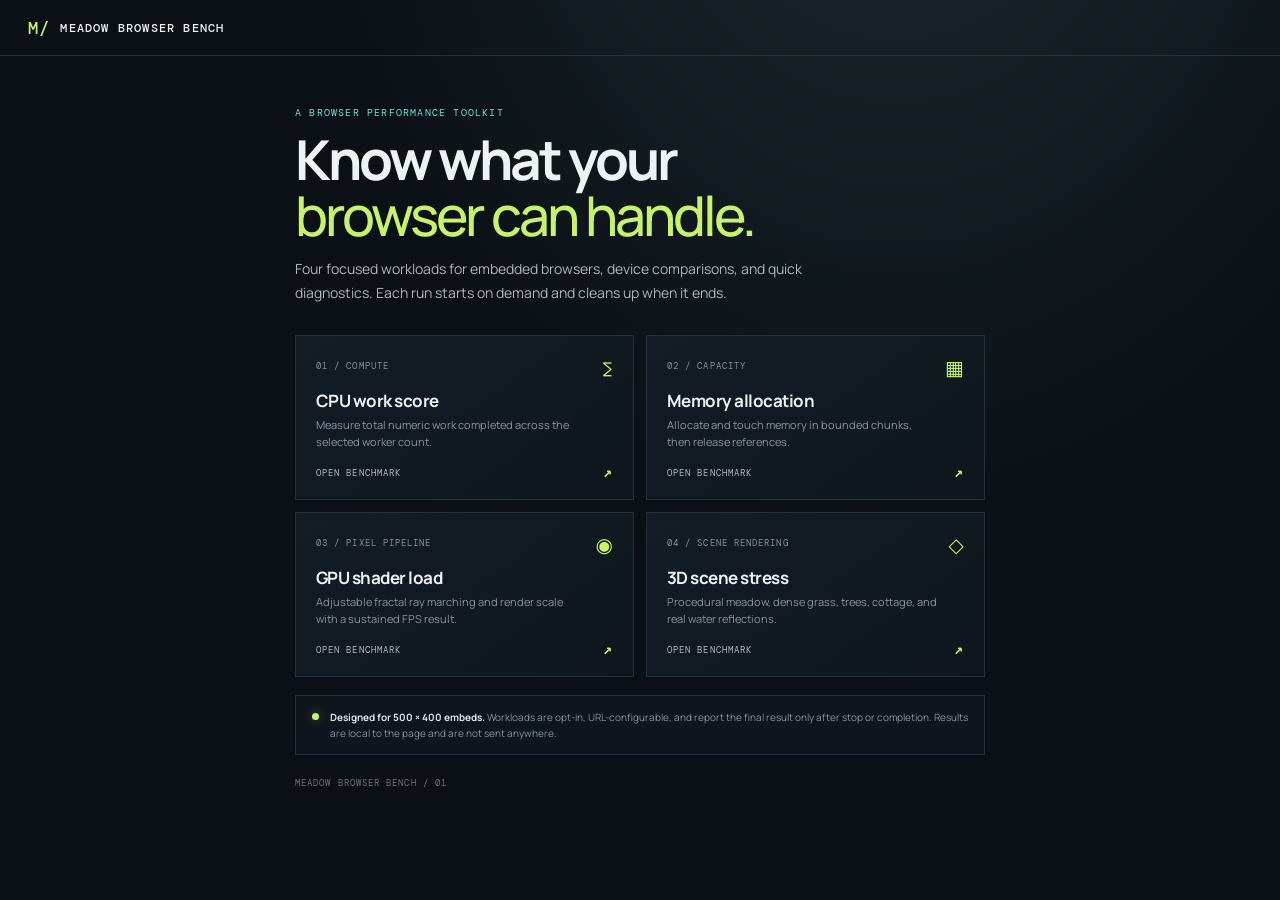
<file: index.html>
<!doctype html>
<html lang="en"><head><meta charset="utf-8"><meta name="viewport" content="width=device-width,initial-scale=1"><meta name="theme-color" content="#0b1016"><meta name="description" content="A compact suite for testing browser CPU, memory, GPU shader, and 3D performance."><title>Meadow Browser Bench — Browser stress & diagnostics</title><link rel="stylesheet" href="style.css?v=meadow-browser-bench-2026-11-05"></head>
<body class="home"><header class="topbar"><a class="brand" href="index.html"><span class="brand-mark">M/</span> MEADOW BROWSER BENCH</a></header>
<main class="shell"><section class="hero"><p class="eyebrow">A browser performance toolkit</p><h1>Know what your<br><em>browser can handle.</em></h1><p class="lede">Four focused workloads for embedded browsers, device comparisons, and quick diagnostics. Each run starts on demand and cleans up when it ends.</p></section>
<section class="bench-grid" aria-label="Benchmarks">
<a class="bench-card" href="cpu.html"><span class="card-index">01 / COMPUTE</span><span class="card-icon">∑</span><h2>CPU work score</h2><p>Measure total numeric work completed across the selected worker count.</p><span class="card-foot">OPEN BENCHMARK <b>↗</b></span></a>
<a class="bench-card" href="memory.html"><span class="card-index">02 / CAPACITY</span><span class="card-icon">▦</span><h2>Memory allocation</h2><p>Allocate and touch memory in bounded chunks, then release references.</p><span class="card-foot">OPEN BENCHMARK <b>↗</b></span></a>
<a class="bench-card" href="gpu.html"><span class="card-index">03 / PIXEL PIPELINE</span><span class="card-icon">◉</span><h2>GPU shader load</h2><p>Adjustable fractal ray marching and render scale with a sustained FPS result.</p><span class="card-foot">OPEN BENCHMARK <b>↗</b></span></a>
<a class="bench-card" href="3d.html"><span class="card-index">04 / SCENE RENDERING</span><span class="card-icon">◇</span><h2>3D scene stress</h2><p>Procedural meadow, dense grass, trees, cottage, and real water reflections.</p><span class="card-foot">OPEN BENCHMARK <b>↗</b></span></a>
</section>
<section class="note-panel"><span class="status-dot"></span><p><strong>Designed for 500 × 400 embeds.</strong> Workloads are opt-in, URL-configurable, and report the final result only after stop or completion. Results are local to the page and are not sent anywhere.</p></section>
<footer class="home-foot"><span>MEADOW BROWSER BENCH / 01</span></footer></main></body></html>
</file>
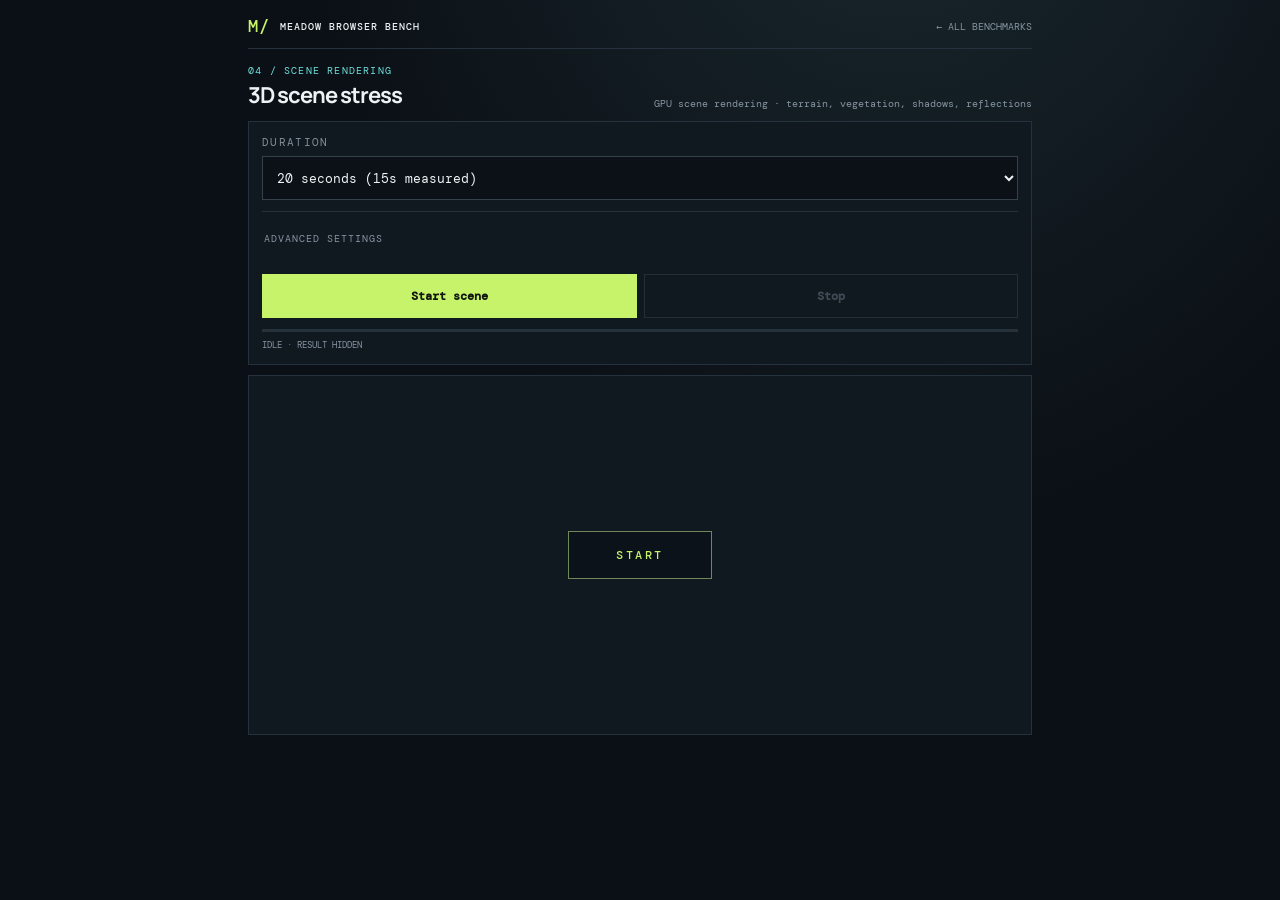
<file: 3d.html>
<!doctype html><html lang="en"><head><meta charset="utf-8"><meta name="viewport" content="width=device-width,initial-scale=1"><title>3D scene stress — Meadow Browser Bench</title><link rel="stylesheet" href="style.css?v=meadow-browser-bench-start-action-2026-11-05"></head><body data-bench="3d"><div id="app"></div><script src="meadow3d.js?v=meadow-browser-bench-start-action-2026-11-05" defer></script><script src="bench.js?v=meadow-browser-bench-start-action-2026-11-05" defer></script></body></html>
</file>
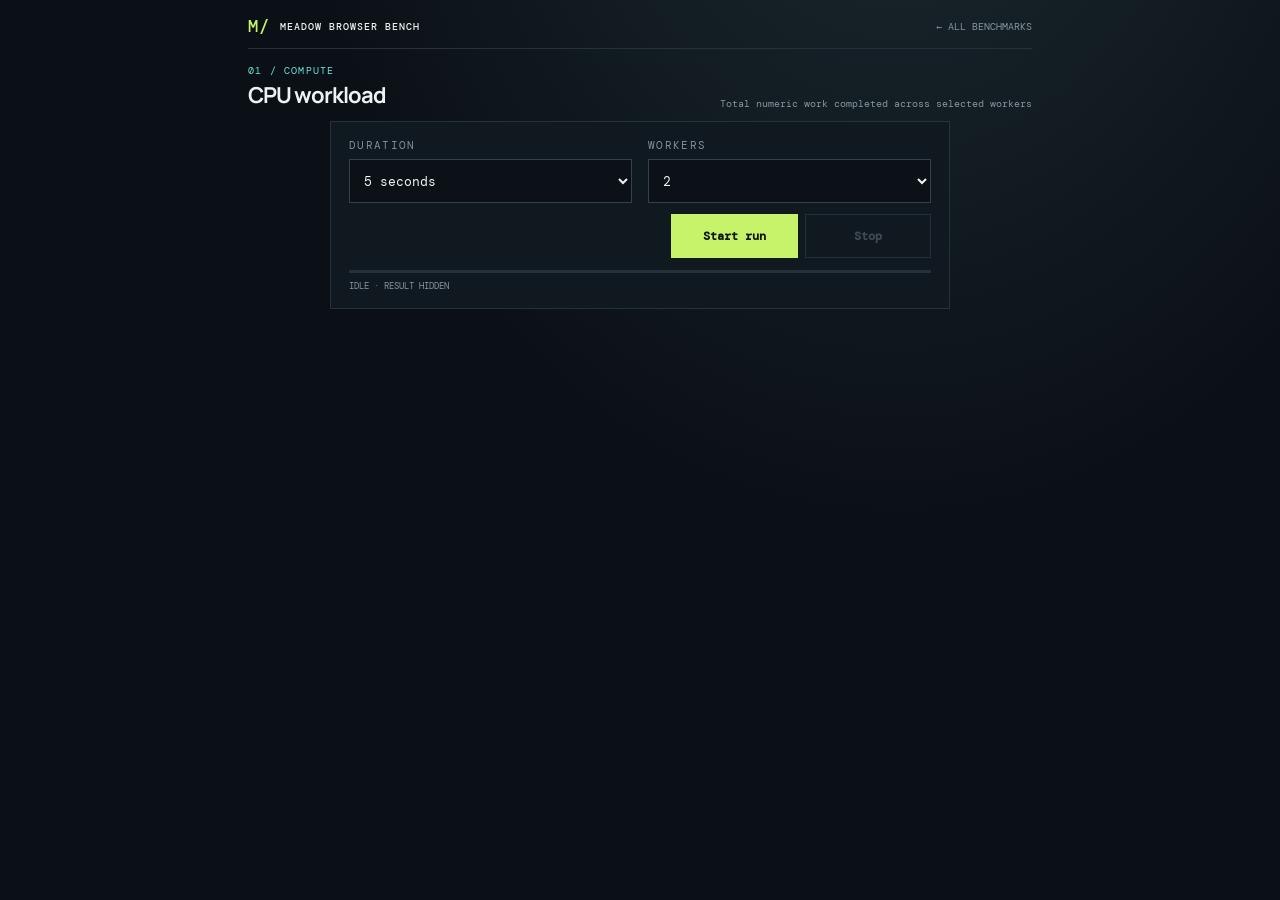
<file: cpu.html>
<!doctype html><html lang="en"><head><meta charset="utf-8"><meta name="viewport" content="width=device-width,initial-scale=1"><meta name="theme-color" content="#0b1016"><title>CPU work score — Meadow Browser Bench</title><link rel="stylesheet" href="style.css?v=meadow-browser-bench-start-action-2026-11-05"></head><body data-bench="cpu"><div id="app"></div><script src="bench.js?v=meadow-browser-bench-start-action-2026-11-05" defer></script></body></html>
</file>
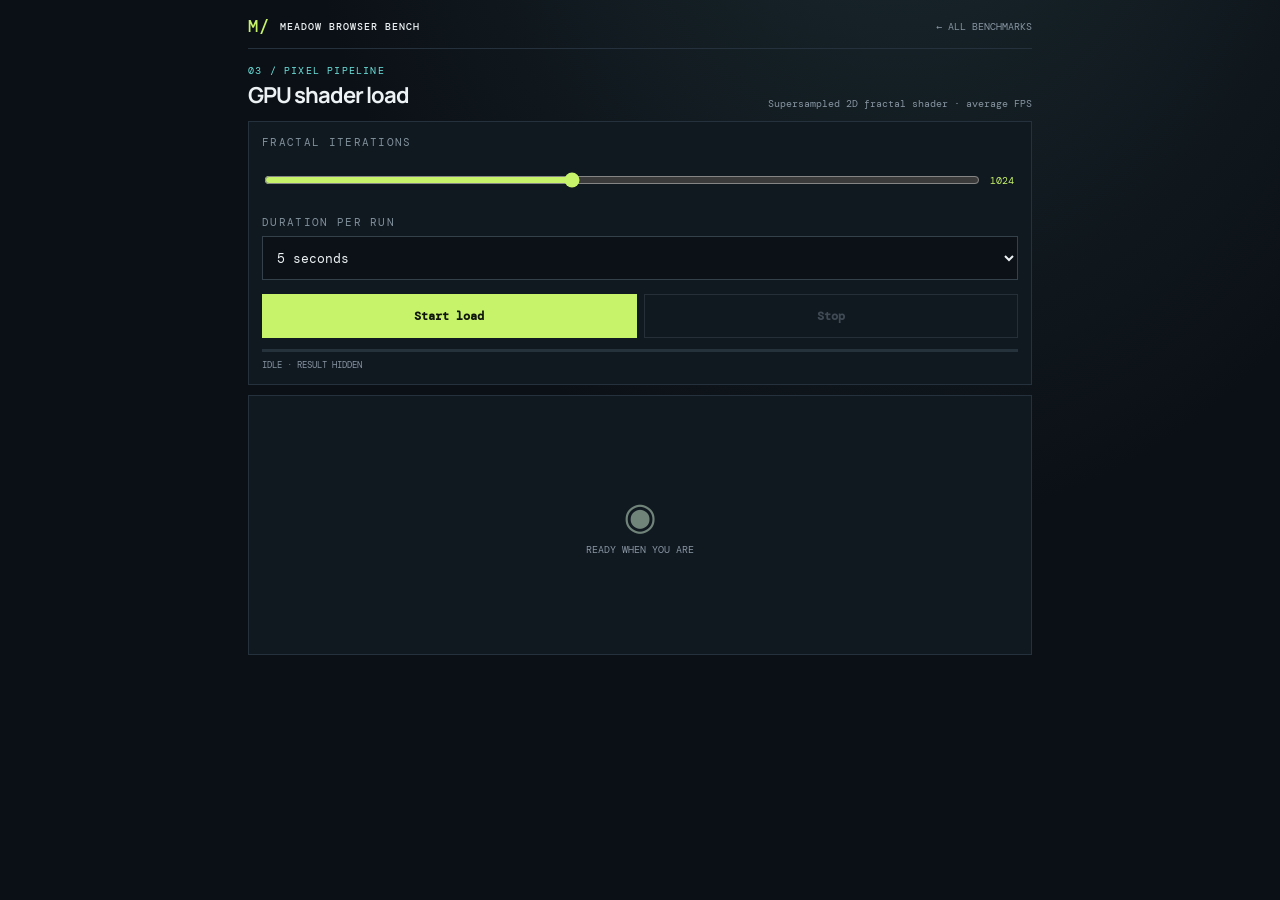
<file: gpu.html>
<!doctype html><html lang="en"><head><meta charset="utf-8"><meta name="viewport" content="width=device-width,initial-scale=1"><title>GPU shader load — Meadow Browser Bench</title><link rel="stylesheet" href="style.css?v=meadow-browser-bench-start-action-2026-11-05"></head><body data-bench="gpu"><div id="app"></div><script src="bench.js?v=meadow-browser-bench-start-action-2026-11-05" defer></script></body></html>
</file>
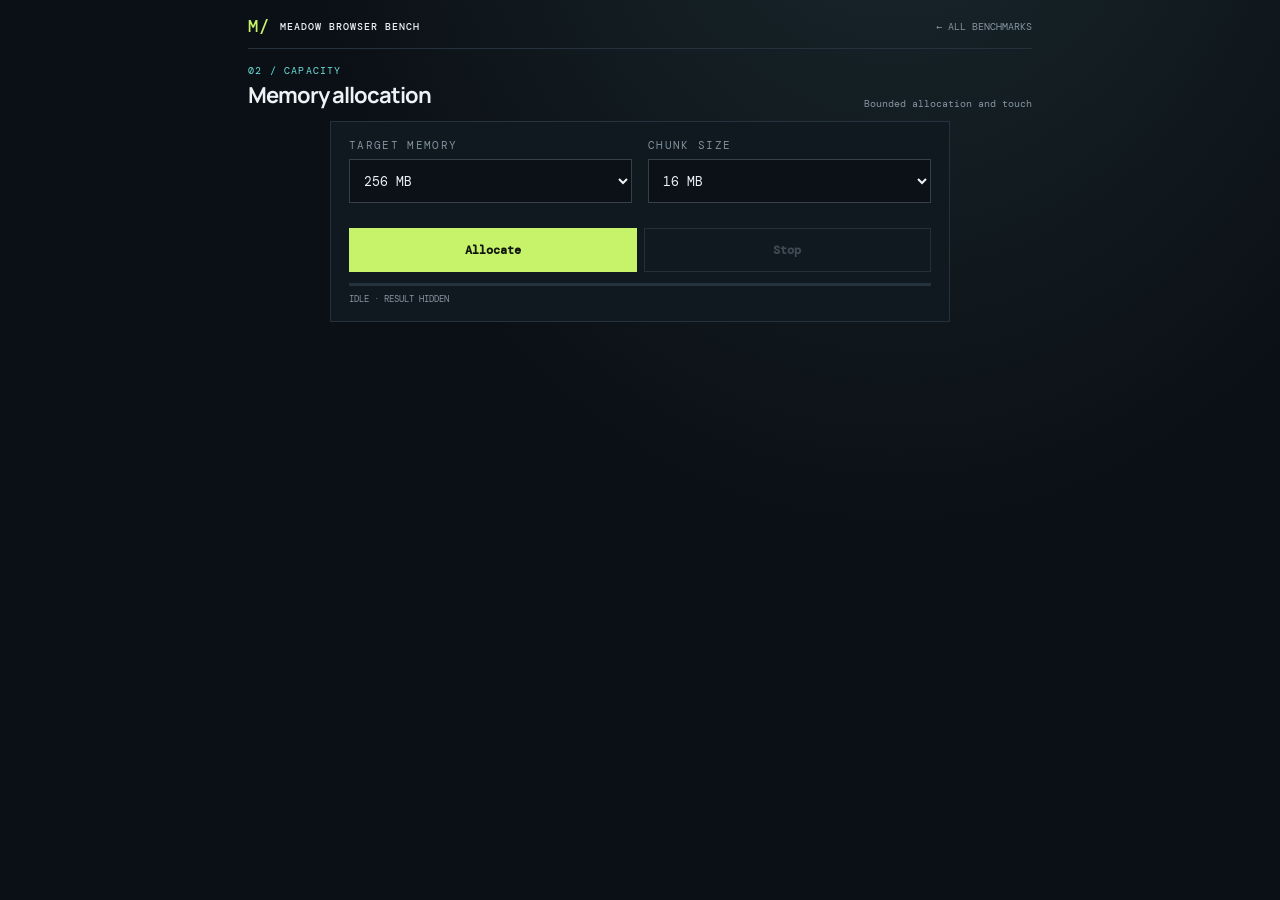
<file: memory.html>
<!doctype html><html lang="en"><head><meta charset="utf-8"><meta name="viewport" content="width=device-width,initial-scale=1"><title>Memory allocation — Meadow Browser Bench</title><link rel="stylesheet" href="style.css?v=meadow-browser-bench-start-action-2026-11-05"></head><body data-bench="memory"><div id="app"></div><script src="bench.js?v=meadow-browser-bench-start-action-2026-11-05" defer></script></body></html>
</file>
<file: style.css>
@import url('https://fonts.googleapis.com/css2?family=DM+Mono:wght@400;500&family=Manrope:wght@400;500;600;700;800&display=swap');
:root{color-scheme:dark;--bg:#0b1016;--panel:#111922;--line:#25313c;--muted:#8795a2;--text:#edf2f4;--lime:#c7f36b;--cyan:#6ce1db;--mono:'DM Mono',monospace;--sans:'Manrope',system-ui,sans-serif}*{box-sizing:border-box}body{margin:0;background:radial-gradient(ellipse at 70% -30%,#1b2b30 0,transparent 48%),var(--bg);color:var(--text);font:14px var(--sans);min-height:100vh}.topbar{height:56px;border-bottom:1px solid var(--line);display:flex;align-items:center;justify-content:space-between;padding:0 28px}.brand{text-decoration:none;color:var(--text);font:500 12px var(--mono);letter-spacing:.1em;display:flex;align-items:center;gap:10px}.brand-mark{color:var(--lime);font-weight:500;font-size:17px}.brand-sub,.build-tag{font:10px var(--mono);letter-spacing:.12em;color:var(--muted)}.shell{max-width:1060px;margin:auto;padding:40px 28px}.hero{max-width:690px;margin:0 auto 30px}.eyebrow,.card-index,.card-foot,.home-foot,.label,.eyebrow-sm{font:10px var(--mono);letter-spacing:.12em;text-transform:uppercase;color:var(--cyan)}.hero h1{font-size:clamp(32px,6vw,55px);letter-spacing:-.055em;line-height:1.02;margin:12px 0}.hero h1 em{font-weight:500;color:var(--lime);font-style:normal}.lede{font-size:14px;color:#aab5bd;line-height:1.7;max-width:580px}.bench-grid{max-width:690px;margin:auto;display:grid;grid-template-columns:1fr 1fr;gap:12px}.bench-card{position:relative;min-height:165px;padding:18px 20px 16px;background:linear-gradient(145deg,#121c25,#0f161d);border:1px solid var(--line);color:inherit;text-decoration:none;transition:border .16s,transform .16s}.bench-card:hover{border-color:#748b62;transform:translateY(-2px)}.card-index{color:#81919a;font-size:9px}.card-icon{float:right;color:var(--lime);font-size:20px}.bench-card h2{font-size:17px;margin:16px 0 4px;letter-spacing:-.03em}.bench-card p{font-size:11px;line-height:1.55;color:var(--muted);margin:0 0 17px;max-width:270px}.card-foot{display:flex;justify-content:space-between;color:#aeb9bf;font-size:9px}.card-foot b{font-size:15px;color:var(--lime);line-height:10px}.note-panel{max-width:690px;margin:18px auto 0;border:1px solid var(--line);background:#0e151c;padding:13px 16px;display:flex;gap:11px;align-items:flex-start}.note-panel p{margin:0;font-size:10px;line-height:1.6;color:var(--muted)}.note-panel strong{color:#dbe4e6}.status-dot{width:7px;height:7px;background:var(--lime);border-radius:50%;margin-top:4px;flex:none;box-shadow:0 0 12px #c7f36966}.home-foot{max-width:690px;margin:22px auto 0;display:flex;justify-content:space-between;color:#65737d;font-size:9px}.bench-shell{width:min(100%,820px);margin:auto;padding:15px 18px 18px}.bench-top{display:flex;align-items:center;justify-content:space-between;border-bottom:1px solid var(--line);padding:0 0 11px}.bench-top .brand{font-size:10px}.back-link{font:10px var(--mono);color:var(--muted);text-decoration:none}.bench-heading{display:flex;align-items:flex-end;justify-content:space-between;margin:15px 0 11px}.bench-heading h1{font-size:22px;letter-spacing:-.045em;margin:3px 0 0}.bench-heading p{color:var(--muted);font:10px var(--mono);margin:0}.bench-layout{display:grid;grid-template-columns:minmax(0,1fr) 180px;gap:12px}.work-panel,.control-panel{border:1px solid var(--line);background:#101820;min-height:205px}.work-panel{position:relative;overflow:hidden;display:flex;align-items:center;justify-content:center}.work-panel canvas{width:100%;height:100%;position:absolute;inset:0}.idle-state{text-align:center;z-index:1;pointer-events:none}.idle-symbol{font-size:38px;color:#71847a;line-height:1;margin-bottom:10px}.idle-state p{font:10px var(--mono);color:var(--muted);margin:0}.control-panel{padding:13px}.label{display:block;color:#80909b;font-size:9px;margin-bottom:5px}.field-row{margin-bottom:11px}.field-row select,.field-row input{width:100%;background:#0b1117;border:1px solid #34414a;color:var(--text);padding:7px 8px;font:11px var(--mono);border-radius:0}.range-wrap{display:flex;align-items:center;gap:8px}.range-wrap input{padding:0;accent-color:var(--lime)}.range-value{font:10px var(--mono);color:var(--lime);min-width:28px}.actions{display:flex;gap:7px;margin-top:14px}.button{border:1px solid var(--lime);background:var(--lime);color:#11170e;padding:9px 12px;font:600 10px var(--mono);cursor:pointer;flex:1}.button:hover{filter:brightness(1.08)}.button.secondary{background:transparent;color:var(--muted);border-color:#46535d}.button:disabled{opacity:.4;cursor:not-allowed}.progress-line{height:3px;background:#26323b;margin-top:11px;overflow:hidden}.progress-line span{display:block;height:100%;width:0;background:var(--lime);transition:width .15s}.runtime{font:9px var(--mono);color:var(--muted);margin-top:7px}.result-row{display:flex;justify-content:space-between;align-items:end;border-top:1px solid var(--line);margin-top:12px;padding-top:10px}.result-label{font:9px var(--mono);color:var(--muted);text-transform:uppercase}.result-value{font-size:19px;color:var(--lime);font-weight:700;letter-spacing:-.04em}.result-unit{font:9px var(--mono);color:var(--muted);margin-left:5px}.result-empty{font:10px var(--mono);color:#687782}.bench-foot{display:flex;justify-content:space-between;gap:16px;margin-top:10px;color:#71808a;font:9px var(--mono)}.bench-foot span:last-child{text-align:right}.metric-strip{position:absolute;left:10px;top:9px;z-index:2;font:9px var(--mono);color:#a6b8bb;background:#081016aa;padding:5px 7px}.hidden{display:none!important}@media(max-width:560px){.topbar{padding:0 15px}.brand-sub{display:none}.shell{padding:29px 16px}.hero{margin-bottom:22px}.bench-card{padding:14px;min-height:165px}.bench-card h2{font-size:15px}.card-index{font-size:8px}.bench-shell{padding:12px}.bench-heading h1{font-size:19px}.bench-heading p{font-size:8px}.bench-layout{grid-template-columns:minmax(0,1fr) 145px;gap:8px}.work-panel,.control-panel{min-height:210px}.control-panel{padding:10px 8px}.button{padding:8px 5px;font-size:9px}.bench-foot{font-size:8px}}@media(max-width:390px){.bench-layout{grid-template-columns:1fr}.work-panel{min-height:135px}.control-panel{min-height:unset}.control-panel .fields{display:grid;grid-template-columns:1fr 1fr;gap:0 8px}.actions{margin-top:5px}.result-row{margin-top:8px}.bench-heading p{display:none}}
body[data-bench="cpu"] .bench-layout{grid-template-columns:minmax(0,620px);justify-content:center}
body[data-bench="cpu"] .work-panel{display:none}
body[data-bench="cpu"] .control-panel{min-height:unset;padding:16px 18px}
body[data-bench="cpu"] .control-panel .fields{display:grid;grid-template-columns:1fr 1fr;gap:0 16px}
body[data-bench="cpu"] .field-row{margin-bottom:6px}
body[data-bench="cpu"] .actions{max-width:260px;margin:5px 0 0 auto}
body[data-bench="cpu"] .progress-line{margin-top:12px}
@media(max-width:390px){body[data-bench="cpu"] .bench-layout{grid-template-columns:1fr}body[data-bench="cpu"] .control-panel .fields{grid-template-columns:1fr 1fr}body[data-bench="cpu"] .control-panel{padding:12px}}
@media(max-width:560px){body[data-bench="gpu"] .bench-shell{padding:9px 12px 8px}body[data-bench="gpu"] .bench-top{padding-bottom:7px}body[data-bench="gpu"] .bench-heading{margin:8px 0 7px}body[data-bench="gpu"] .bench-layout{grid-template-columns:1fr;gap:6px}body[data-bench="gpu"] .work-panel{min-height:72px;height:72px}body[data-bench="gpu"] .control-panel{min-height:unset;padding:8px 10px}body[data-bench="gpu"] .control-panel .fields{display:grid;grid-template-columns:1fr 1fr 1fr;gap:0 9px}body[data-bench="gpu"] .field-row{margin-bottom:2px}body[data-bench="gpu"] .field-row select{padding:6px}body[data-bench="gpu"] .actions{max-width:230px;margin:2px 0 0 auto}body[data-bench="gpu"] .button{padding:7px 10px}body[data-bench="gpu"] .progress-line{margin-top:6px}body[data-bench="gpu"] .runtime{margin-top:4px}body[data-bench="gpu"] .result-row{margin-top:5px;padding-top:5px}body[data-bench="gpu"] .bench-foot{margin-top:5px}}
@media(max-width:390px){body[data-bench="gpu"] .work-panel{min-height:78px;height:78px}body[data-bench="gpu"] .control-panel .fields{grid-template-columns:1fr 1fr 1fr}body[data-bench="gpu"] .field-row select{padding:6px 3px;font-size:9px}}
body[data-bench="memory"] .bench-layout{grid-template-columns:minmax(0,620px);justify-content:center}
body[data-bench="memory"] .work-panel{display:none}
body[data-bench="memory"] .control-panel{min-height:unset;padding:16px 18px}
body[data-bench="memory"] .control-panel .fields{display:grid;grid-template-columns:1fr 1fr;gap:0 16px}
body[data-bench="memory"] .result-panel{max-width:620px;width:100%;margin:0 auto}
body[data-bench="cpu"] .result-panel{max-width:620px;width:100%;margin:0 auto}
.result-panel{display:none!important}
.result-panel.visible{display:flex!important}
body[data-bench="gpu"] .bench-layout,body[data-bench="3d"] .bench-layout{display:flex;flex-direction:column;gap:10px}
body[data-bench="gpu"] .control-panel,body[data-bench="3d"] .control-panel{order:1;min-height:unset}
body[data-bench="gpu"] .work-panel{order:2;min-height:190px;height:clamp(120px,36vw,260px)}body[data-bench="3d"] .work-panel{order:2;min-height:300px;height:clamp(240px,44vw,360px)}
body[data-bench="gpu"] .result-panel,body[data-bench="3d"] .result-panel{order:3;margin:0}
.work-panel.finished-hidden{display:none!important}
.label{font-size:11px;margin-bottom:7px}
.field-row select,.field-row input{font-size:13px;min-height:44px;padding:9px 10px}
.range-wrap input{padding:0}
.button{font-size:12px;min-height:44px;padding:10px 14px;touch-action:manipulation}
.result-row{align-items:center}
.result-label{font-size:11px}
.result-value{font-size:24px}
.result-unit{font-size:11px}
.result-empty{font-size:12px}
@media(max-width:560px){body[data-bench="gpu"] .bench-layout,body[data-bench="3d"] .bench-layout{gap:7px}body[data-bench="gpu"] .control-panel,body[data-bench="3d"] .control-panel{padding:9px 10px}body[data-bench="gpu"] .work-panel,body[data-bench="3d"] .work-panel{min-height:112px;height:112px}body[data-bench="gpu"] .control-panel .fields,body[data-bench="3d"] .control-panel .fields{display:grid;grid-template-columns:1fr 1fr;gap:0 10px}body[data-bench="gpu"] .field-row,body[data-bench="3d"] .field-row{margin-bottom:5px}body[data-bench="gpu"] .actions,body[data-bench="3d"] .actions{margin-top:4px}body[data-bench="gpu"] .progress-line,body[data-bench="3d"] .progress-line{margin-top:7px}body[data-bench="gpu"] .result-row,body[data-bench="3d"] .result-row{margin-top:6px;padding-top:6px}body[data-bench="memory"] .control-panel{padding:12px}body[data-bench="memory"] .control-panel .fields{gap:0 10px}}
@media(max-width:390px){body[data-bench="gpu"] .control-panel .fields{grid-template-columns:1fr 1fr 1fr}body[data-bench="gpu"] .field-row select{padding:8px 5px;font-size:11px}body[data-bench="gpu"] .work-panel,body[data-bench="3d"] .work-panel{height:96px;min-height:96px}body[data-bench="memory"] .control-panel .fields{grid-template-columns:1fr 1fr}}
body[data-bench="memory"] .work-panel{display:none!important}
body[data-bench="memory"] .bench-layout{grid-template-columns:minmax(0,620px);justify-content:center}
body[data-bench="memory"] .control-panel{min-height:unset}
#app.has-result .bench-layout{display:flex;flex-direction:column;gap:10px}
#app.has-result .result-panel{order:0;display:flex!important;align-items:center;justify-content:space-between;width:100%;min-height:130px;margin:0;padding:18px 24px;border:1px solid #35443d;background:radial-gradient(ellipse at 12% 50%,#1b3026 0,transparent 58%),#101820}
#app.has-result .result-row{width:100%;border:0;margin:0;padding:0}
#app.has-result .result-label{font-size:12px;color:#b3c6b2}
#app.has-result .result-value{font-size:clamp(48px,14vw,78px);line-height:1;letter-spacing:-.07em}
#app.has-result .result-unit{font-size:14px;color:#b5c6b4}
#app.has-result .control-panel{order:1;min-height:unset}
#app.has-result .progress-line,#app.has-result .runtime{display:none}
#app.has-result .actions{max-width:220px;margin:4px 0 0 auto}
#app.has-result #start{min-width:170px;flex:0 1 auto}
#app.has-result #start.secondary{background:transparent;color:#d4e4bd;border-color:#809466}
@media(max-width:560px){#app.has-result .bench-layout{gap:8px}#app.has-result .result-panel{min-height:112px;padding:14px 18px}#app.has-result .control-panel{padding:9px 10px}#app.has-result .result-value{font-size:clamp(46px,15vw,68px)}}
body[data-bench="3d"] .idle-state{padding:8px 12px;background:transparent}
body[data-bench="3d"] .idle-symbol{display:inline-block;margin:0;padding:12px 23px;border:1px solid #71865a;background:#0b1219;color:var(--lime);font:500 12px var(--mono);letter-spacing:.22em}
body[data-bench="3d"] .idle-state p{display:none}
@media(max-width:560px){body[data-bench="3d"] .bench-shell{padding:9px 12px 8px}body[data-bench="3d"] .bench-top{padding-bottom:7px}body[data-bench="3d"] .bench-heading{margin:8px 0 7px}body[data-bench="3d"] .work-panel{height:150px;min-height:150px}body[data-bench="3d"] .bench-foot{display:none}}
@media(min-width:441px) and (max-width:560px){body[data-bench="3d"] .control-panel .fields{grid-template-columns:repeat(3,minmax(0,1fr));gap:0 8px}}
@media(max-width:390px){body[data-bench="3d"] .work-panel{height:136px;min-height:136px}}

@media(max-width:560px){body[data-bench="3d"] .bench-shell{padding:0 10px 2px}body[data-bench="3d"] .bench-top{padding-bottom:1px}body[data-bench="3d"] .bench-heading{margin:2px 0 2px}body[data-bench="3d"] .bench-layout{gap:5px}body[data-bench="3d"] .bench-heading h1{font-size:19px}body[data-bench="3d"] .bench-heading p{font-size:9px}body[data-bench="3d"] .control-panel{padding:3px 8px}body[data-bench="3d"] .field-row{margin-bottom:1px}body[data-bench="3d"] .label{font-size:8px;letter-spacing:.07em;margin-bottom:2px}body[data-bench="3d"] .actions{margin-top:2px}body[data-bench="3d"] .progress-line{margin-top:5px}body[data-bench="3d"] .runtime{margin-top:4px}body[data-bench="3d"] .work-panel{height:168px;min-height:168px}body[data-bench="3d"] #app.has-result .bench-layout{gap:6px}body[data-bench="3d"] #app.has-result .result-panel{min-height:78px;padding:6px 12px}body[data-bench="3d"] #app.has-result .result-value{font-size:clamp(42px,12vw,56px)}}
@media(min-width:441px) and (max-width:560px){body[data-bench="3d"] .work-panel{height:184px;min-height:184px}}
@media(max-width:440px){body[data-bench="3d"] .work-panel{height:126px;min-height:126px}}

/* In a 500 × 400 embed, transfer compact status space to the actual scene. */
@media(min-width:441px) and (max-width:560px){body[data-bench="3d"] .bench-heading p,body[data-bench="3d"] .runtime{display:none}body[data-bench="3d"] .work-panel{height:200px;min-height:200px}}

.field-row select:disabled,.field-row input:disabled{opacity:.55;cursor:not-allowed}
body[data-bench="3d"] #metrics{display:none!important}
body[data-bench="3d"] #diagnostics{order:4;width:100%;border:1px solid var(--line);background:#101820;color:var(--muted);font:11px var(--mono);padding:10px 12px}
body[data-bench="3d"] #diagnostics summary{color:#b8c5c9;cursor:pointer;min-height:24px;display:flex;align-items:center}
body[data-bench="3d"] #diagnostics pre{white-space:pre-wrap;overflow-wrap:anywhere;font:10px/1.6 var(--mono);margin:8px 0 2px;color:#aab9be}

body[data-bench="3d"] .diagnostic-actions{display:flex;flex-wrap:wrap;gap:8px;align-items:flex-start;margin-top:10px}body[data-bench="3d"] .diagnostic-actions .button{flex:0 1 auto;min-height:40px;padding:10px 14px;font-size:11px}body[data-bench="3d"] .comparison-output{flex-basis:100%;width:100%;white-space:pre-wrap;color:#b8c5c9;font:11px/1.5 var(--mono);margin:4px 0 0}

body[data-bench="3d"] .advanced-settings{grid-column:1/-1;width:100%;border-top:1px solid var(--line);margin:2px 0 0;padding-top:4px}body[data-bench="3d"] .advanced-settings>summary{display:flex;align-items:center;min-height:44px;padding:0 2px;color:var(--muted);font:10px var(--mono);letter-spacing:.1em;text-transform:uppercase;cursor:pointer}body[data-bench="3d"] .advanced-settings[open]>summary{border-bottom:1px solid var(--line);margin-bottom:10px}body[data-bench="3d"] .advanced-fields .field-row:last-child{margin-bottom:2px}

body[data-bench="3d"] .stage-start{pointer-events:auto;cursor:pointer;min-width:144px;min-height:48px}body[data-bench="3d"] .stage-start:focus-visible{outline:3px solid var(--cyan);outline-offset:4px}
</file>
